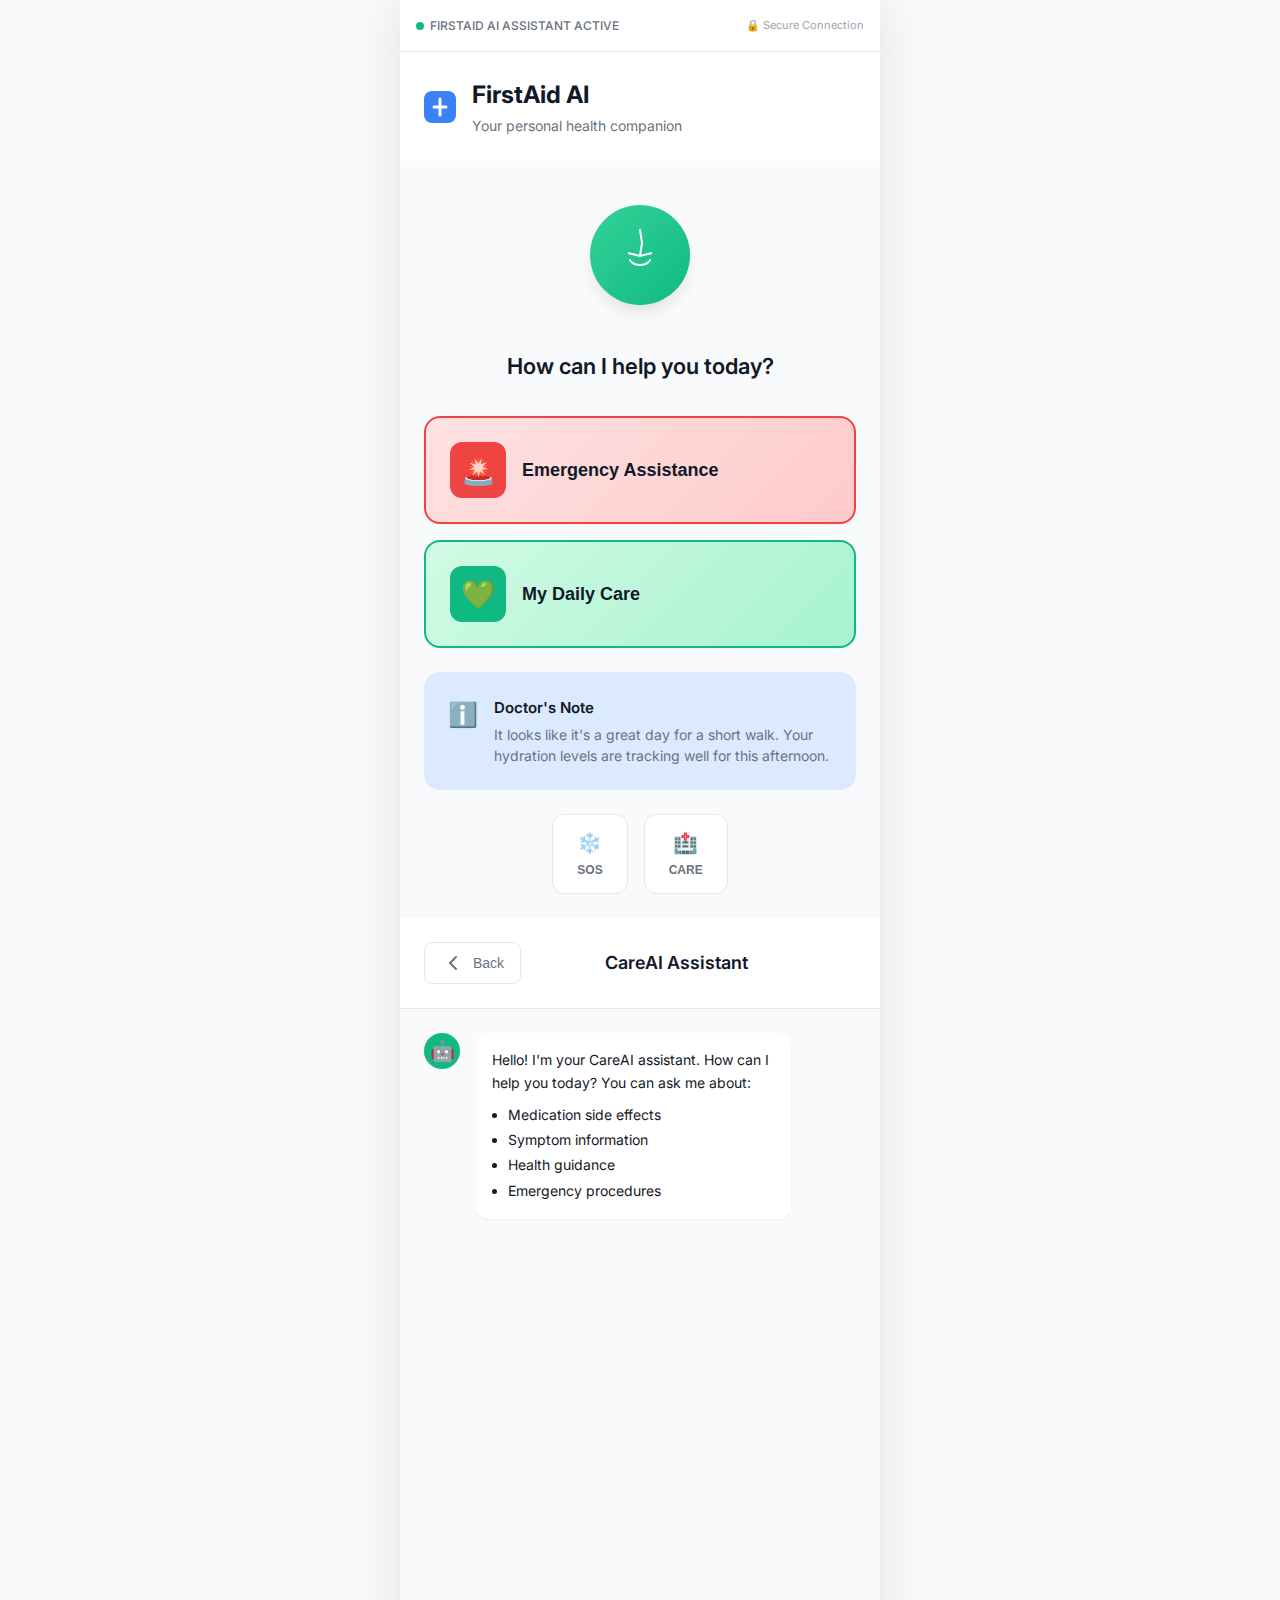
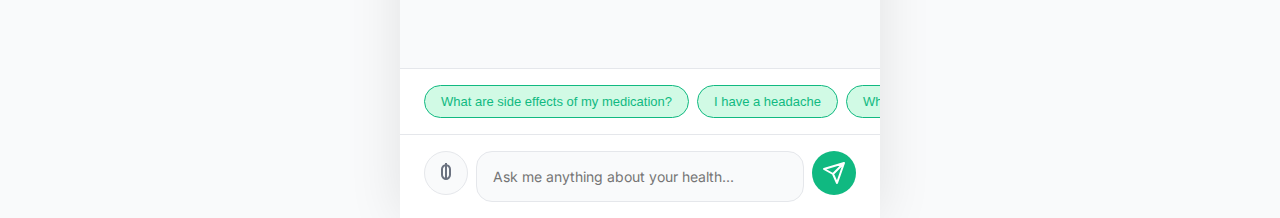
<file: index.html>
<!DOCTYPE html>
<html lang="en">
<head>
    <meta charset="UTF-8">
    <meta name="viewport" content="width=device-width, initial-scale=1.0">
    <title>FirstAid AI - Your Personal Health Companion</title>
    <link rel="stylesheet" href="styles.css">
    <link rel="preconnect" href="https://fonts.googleapis.com">
    <link rel="preconnect" href="https://fonts.gstatic.com" crossorigin>
    <link href="https://fonts.googleapis.com/css2?family=Inter:wght@400;500;600;700&display=swap" rel="stylesheet">
</head>
<body>
    <!-- Main Container -->
    <div id="app" class="app-container">
        
        <!-- Home Screen / Mode Selection -->
        <div id="homeScreen" class="screen active">
            <div class="status-bar">
                <span class="status-indicator">
                    <span class="status-dot active"></span>
                    FIRSTAID AI ASSISTANT ACTIVE
                </span>
                <span class="secure-badge">
                    🔒 Secure Connection
                </span>
            </div>

            <div class="home-header">
                <div class="app-logo">
                    <div class="logo-icon">
                        <svg width="32" height="32" viewBox="0 0 32 32" fill="none">
                            <rect width="32" height="32" rx="8" fill="#3B82F6"/>
                            <path d="M16 8V24M10 16H22" stroke="white" stroke-width="3" stroke-linecap="round"/>
                        </svg>
                    </div>
                    <div>
                        <h1 class="app-title">FirstAid AI</h1>
                        <p class="app-subtitle">Your personal health companion</p>
                    </div>
                </div>
            </div>

            <div class="main-content">
                <div class="welcome-section">
                    <div class="assistant-avatar">
                        <div class="pulse-ring"></div>
                        <div class="pulse-ring delay-1"></div>
                        <div class="avatar-icon">
                            <svg width="60" height="60" viewBox="0 0 60 60" fill="none">
                                <path d="M30 5L32 18L30 31M30 31L18 28L30 31ZM30 31L42 28L30 31Z" stroke="white" stroke-width="2" stroke-linecap="round"/>
                                <path d="M20 35C20 35 22 40 30 40C38 40 40 35 40 35" stroke="white" stroke-width="2" stroke-linecap="round"/>
                            </svg>
                        </div>
                    </div>
                    <h2 class="welcome-text">How can I help you today?</h2>
                </div>

                <div class="mode-buttons">
                    <button class="mode-btn emergency-btn" onclick="navigateTo('emergencyScreen')">
                        <div class="mode-icon emergency-icon">🚨</div>
                        <div class="mode-content">
                            <h3>Emergency Assistance</h3>
                        </div>
                    </button>

                    <button class="mode-btn care-btn" onclick="navigateTo('dashboardScreen')">
                        <div class="mode-icon care-icon">💚</div>
                        <div class="mode-content">
                            <h3>My Daily Care</h3>
                        </div>
                    </button>
                </div>

                <div class="doctor-note">
                    <div class="note-icon">ℹ️</div>
                    <div class="note-content">
                        <h4>Doctor's Note</h4>
                        <p>It looks like it's a great day for a short walk. Your hydration levels are tracking well for this afternoon.</p>
                    </div>
                </div>

                <div class="quick-actions">
                    <button class="quick-action-btn">
                        <span class="action-icon">❄️</span>
                        <span>SOS</span>
                    </button>
                    <button class="quick-action-btn">
                        <span class="action-icon">🏥</span>
                        <span>CARE</span>
                    </button>
                </div>
            </div>
        </div>

        <!-- Emergency Mode Screen -->
        <div id="emergencyScreen" class="screen emergency-screen">
            <div class="emergency-header">
                <button class="back-btn" onclick="navigateTo('homeScreen')">
                    <svg width="24" height="24" viewBox="0 0 24 24" fill="none">
                        <path d="M15 18L9 12L15 6" stroke="currentColor" stroke-width="2" stroke-linecap="round"/>
                    </svg>
                    Back
                </button>
                <h2>Emergency Assistance</h2>
                <button class="call-emergency-btn">
                    <span>📞</span> Call 911
                </button>
            </div>

            <div class="emergency-content">
                <div class="voice-control">
                    <button class="voice-btn" id="voiceBtn">
                        <div class="voice-icon">
                            <svg width="40" height="40" viewBox="0 0 40 40" fill="none">
                                <path d="M20 5V30M20 30C18 30 16 28 16 26V14C16 12 18 10 20 10C22 10 24 12 24 14V26C24 28 22 30 20 30Z" stroke="white" stroke-width="2"/>
                                <path d="M12 22C12 26 15.5 30 20 30C24.5 30 28 26 28 22" stroke="white" stroke-width="2"/>
                                <path d="M20 30V35M16 35H24" stroke="white" stroke-width="2"/>
                            </svg>
                        </div>
                        <div class="voice-pulse"></div>
                    </button>
                    <p class="voice-instruction">Tap to describe the emergency</p>
                    <p class="voice-hint">"Someone is choking" or "Chest pain"</p>
                </div>

                <div class="emergency-categories">
                    <h3>Or select emergency type:</h3>
                    <div class="category-grid">
                        <button class="category-card" onclick="handleEmergency('accident')">
                            <div class="category-icon">🚗</div>
                            <span>Accident</span>
                        </button>
                        <button class="category-card" onclick="handleEmergency('heart')">
                            <div class="category-icon">❤️</div>
                            <span>Heart Problem</span>
                        </button>
                        <button class="category-card" onclick="handleEmergency('bleeding')">
                            <div class="category-icon">🩸</div>
                            <span>Bleeding</span>
                        </button>
                        <button class="category-card" onclick="handleEmergency('stroke')">
                            <div class="category-icon">🧠</div>
                            <span>Stroke</span>
                        </button>
                        <button class="category-card" onclick="handleEmergency('choking')">
                            <div class="category-icon">😮</div>
                            <span>Choking</span>
                        </button>
                        <button class="category-card" onclick="handleEmergency('burn')">
                            <div class="category-icon">🔥</div>
                            <span>Burn</span>
                        </button>
                    </div>
                </div>

                <div id="guidanceSteps" class="guidance-steps hidden">
                    <h3 class="guidance-title">Follow these steps carefully:</h3>
                    <div id="stepsContainer" class="steps-container"></div>
                    <button class="done-btn" onclick="navigateTo('homeScreen')">Done</button>
                </div>
            </div>
        </div>

        <!-- Dashboard Screen -->
        <div id="dashboardScreen" class="screen dashboard-screen">
            <div class="dashboard-header">
                <div class="header-top">
                    <div class="logo-small">
                        <svg width="24" height="24" viewBox="0 0 24 24" fill="none">
                            <rect width="24" height="24" rx="6" fill="#3B82F6"/>
                            <path d="M12 6V18M8 12H16" stroke="white" stroke-width="2" stroke-linecap="round"/>
                        </svg>
                        <span>FirstAid AI</span>
                    </div>
                    <button class="emergency-header-btn" onclick="navigateTo('emergencyScreen')">
                        ❄️ EMERGENCY
                    </button>
                    <div class="user-profile">
                        <div class="avatar">AJ</div>
                        <span>Alex Johnson</span>
                    </div>
                </div>

                <h2 class="greeting">Good Morning, Alex</h2>
                <p class="medication-alert">You have 2 medications due this morning.</p>

                <div class="health-guidance-card">
                    <div class="guidance-icon">💡</div>
                    <div class="guidance-text">
                        <h4>Need health guidance?</h4>
                        <p>Ask CareAI about symptoms or medication side effects.</p>
                    </div>
                    <button class="ask-btn" onclick="navigateTo('aiAssistantScreen')">Ask Now</button>
                </div>
            </div>

            <div class="dashboard-nav">
                <button class="nav-item active">
                    <span class="nav-icon">📊</span>
                    Dashboard
                </button>
                <button class="nav-item" onclick="navigateTo('careReminderScreen')">
                    <span class="nav-icon">🔔</span>
                    Care Reminder
                </button>
                <button class="nav-item" onclick="navigateTo('aiAssistantScreen')">
                    <span class="nav-icon">💬</span>
                    CareAI Chat
                </button>
                <button class="nav-item" onclick="navigateTo('settingsScreen')">
                    <span class="nav-icon">⚙️</span>
                    Settings
                </button>
            </div>

            <div class="dashboard-content">
                <div class="section-header">
                    <h3>
                        <span class="section-icon">💊</span>
                        Medicine Reminders
                    </h3>
                    <button class="view-all-btn">View All Schedule</button>
                </div>

                <div class="reminders-grid" id="medicineReminders">
                    <div class="reminder-card">
                        <div class="reminder-header">
                            <div>
                                <h4>Lisinopril</h4>
                                <p class="reminder-detail">10mg Tablet • Blood Pressure</p>
                            </div>
                            <span class="status-badge due-now">DUE NOW</span>
                        </div>
                        <div class="reminder-time">
                            🕐 8:00 AM
                        </div>
                        <div class="reminder-actions">
                            <button class="action-btn taken-btn">✓ Taken</button>
                            <button class="action-btn snooze-btn">Snooze</button>
                        </div>
                    </div>

                    <div class="reminder-card">
                        <div class="reminder-header">
                            <div>
                                <h4>Vitamin D3</h4>
                                <p class="reminder-detail">2000 IU • Daily Supplement</p>
                            </div>
                            <span class="status-badge upcoming">UPCOMING</span>
                        </div>
                        <div class="reminder-time">
                            🕐 12:00 PM
                        </div>
                        <div class="reminder-actions">
                            <button class="action-btn later-btn">Take Later</button>
                        </div>
                    </div>
                </div>

                <div class="section-header">
                    <h3>
                        <span class="section-icon">📅</span>
                        Appointments
                    </h3>
                </div>

                <div class="appointment-card">
                    <div class="appointment-image">
                        <img src="data:image/svg+xml,%3Csvg width='200' height='120' xmlns='http://www.w3.org/2000/svg'%3E%3Crect width='200' height='120' fill='%236B7280'/%3E%3Ctext x='50%25' y='50%25' text-anchor='middle' fill='white' font-size='14' dy='.3em'%3ENEXT VISIT%3C/text%3E%3Ctext x='50%25' y='70%25' text-anchor='middle' fill='white' font-size='18' font-weight='bold' dy='.3em'%3EDr. Smith%3C/text%3E%3C/svg%3E" alt="Next Visit">
                    </div>
                    <div class="appointment-details">
                        <div class="appointment-icon">🏥</div>
                        <div class="appointment-info">
                            <h4>General Checkup</h4>
                            <p>Regular physical examination</p>
                        </div>
                    </div>
                    <div class="appointment-meta">
                        <div class="meta-item">
                            <span class="meta-icon">📅</span>
                            <span>Thursday, Oct 24th</span>
                        </div>
                        <div class="meta-item">
                            <span class="meta-icon">🕐</span>
                            <span>2:30 PM (45 mins)</span>
                        </div>
                        <div class="meta-item">
                            <span class="meta-icon">📍</span>
                            <span>City Medical Center, Suite 402</span>
                        </div>
                    </div>
                    <div class="appointment-actions">
                        <button class="direction-btn">Get Directions</button>
                        <button class="reschedule-btn">Reschedule</button>
                    </div>
                </div>

                <div class="daily-goal-card">
                    <div class="goal-header">
                        <h3>Daily Goal</h3>
                        <span class="goal-icon">🚶</span>
                    </div>
                    <div class="goal-progress">
                        <div class="progress-label">
                            <span>Steps</span>
                            <span class="progress-value">6,400 / 8,000</span>
                        </div>
                        <div class="progress-bar">
                            <div class="progress-fill" style="width: 80%"></div>
                        </div>
                    </div>
                    <p class="goal-encouragement">You're almost there! Just a short walk away.</p>
                </div>
            </div>

            <button class="fab" onclick="navigateTo('addReminderScreen')">
                <svg width="24" height="24" viewBox="0 0 24 24" fill="none">
                    <path d="M12 5V19M5 12H19" stroke="white" stroke-width="2" stroke-linecap="round"/>
                </svg>
            </button>
        </div>

        <!-- Add Reminder Screen -->
        <div id="addReminderScreen" class="screen add-reminder-screen">
            <div class="screen-header">
                <button class="back-btn" onclick="navigateTo('dashboardScreen')">
                    <svg width="24" height="24" viewBox="0 0 24 24" fill="none">
                        <path d="M15 18L9 12L15 6" stroke="currentColor" stroke-width="2" stroke-linecap="round"/>
                    </svg>
                    Back
                </button>
                <h2>Add Care Reminder</h2>
            </div>

            <div class="add-reminder-content">
                <div class="voice-input-section">
                    <button class="voice-input-btn" id="reminderVoiceBtn">
                        <div class="mic-icon">
                            <svg width="32" height="32" viewBox="0 0 32 32" fill="none">
                                <path d="M16 4V24M16 24C14 24 12 22 12 20V12C12 10 14 8 16 8C18 8 20 10 20 12V20C20 22 18 24 16 24Z" stroke="white" stroke-width="2"/>
                            </svg>
                        </div>
                    </button>
                    <p class="voice-label">Tap to speak</p>
                    <p class="voice-example">"Remind me to take Aspirin at 8 AM daily"</p>
                </div>

                <div class="reminder-type-tabs">
                    <button class="type-tab active" data-type="medicine">
                        <span class="tab-icon">💊</span>
                        Medicine
                    </button>
                    <button class="type-tab" data-type="appointment">
                        <span class="tab-icon">📅</span>
                        Appointment
                    </button>
                </div>

                <form class="reminder-form" id="reminderForm">
                    <div class="form-group">
                        <label>REMINDER NAME</label>
                        <input type="text" placeholder="e.g. Aspirin 100mg" class="form-input">
                    </div>

                    <div class="form-row">
                        <div class="form-group">
                            <label>WHAT TIME?</label>
                            <div class="time-input-wrapper">
                                <input type="time" value="08:00" class="form-input time-input">
                                <span class="time-icon">🕐</span>
                            </div>
                        </div>

                        <div class="form-group">
                            <label>REPEAT</label>
                            <select class="form-input select-input">
                                <option>Daily</option>
                                <option>Every Other Day</option>
                                <option>Weekly</option>
                                <option>Monthly</option>
                                <option>Custom</option>
                            </select>
                        </div>
                    </div>

                    <div class="form-group">
                        <label>SELECT DATES</label>
                        <button type="button" class="calendar-btn" onclick="openCalendar()">
                            <span class="calendar-icon">📅</span>
                            <span>Choose multiple dates</span>
                        </button>
                        <div id="selectedDates" class="selected-dates"></div>
                    </div>

                    <div class="form-group">
                        <label>NOTIFICATION TONE</label>
                        <select class="form-input select-input">
                            <option>Gentle Chime</option>
                            <option>Classic Bell</option>
                            <option>Soft Melody</option>
                            <option>Urgent Alert</option>
                        </select>
                    </div>

                    <div class="ai-insight">
                        <div class="insight-icon">✨</div>
                        <div class="insight-content">
                            <h4>AI Insight</h4>
                            <p>I'll remind you to take this with food, as Aspirin can sometimes cause stomach sensitivity.</p>
                        </div>
                    </div>

                    <button type="submit" class="save-reminder-btn">
                        <span>✓</span> Save Reminder
                    </button>
                </form>

                <div class="medicine-meta">
                    <div class="meta-card">
                        <div class="meta-icon">📦</div>
                        <div class="meta-info">
                            <p class="meta-label">INVENTORY</p>
                            <p class="meta-value">14 doses remaining</p>
                        </div>
                    </div>
                    <div class="meta-card">
                        <div class="meta-icon">👨‍⚕️</div>
                        <div class="meta-info">
                            <p class="meta-label">LINKED TO</p>
                            <p class="meta-value">Dr. Miller (Cardiology)</p>
                        </div>
                    </div>
                </div>

                <p class="help-text">Need help? Try saying "Help me add a medicine"</p>
            </div>
        </div>

        <!-- Care Reminder Screen -->
        <div id="careReminderScreen" class="screen care-reminder-screen">
            <div class="screen-header">
                <button class="back-btn" onclick="navigateTo('dashboardScreen')">
                    <svg width="24" height="24" viewBox="0 0 24 24" fill="none">
                        <path d="M15 18L9 12L15 6" stroke="currentColor" stroke-width="2" stroke-linecap="round"/>
                    </svg>
                    Back
                </button>
                <h2>Care Reminders</h2>
            </div>

            <div class="care-reminder-content">
                <div class="reminder-filters">
                    <button class="filter-btn active">All</button>
                    <button class="filter-btn">Today</button>
                    <button class="filter-btn">Upcoming</button>
                    <button class="filter-btn">Completed</button>
                </div>

                <div class="reminder-list">
                    <div class="list-group">
                        <h3 class="list-group-title">Today's Reminders</h3>
                        <div class="reminder-item">
                            <div class="reminder-check">
                                <input type="checkbox" id="med1">
                                <label for="med1"></label>
                            </div>
                            <div class="reminder-content">
                                <h4>Lisinopril 10mg</h4>
                                <p>8:00 AM • Blood Pressure</p>
                            </div>
                            <button class="edit-btn">✏️</button>
                        </div>
                        <div class="reminder-item">
                            <div class="reminder-check">
                                <input type="checkbox" id="med2">
                                <label for="med2"></label>
                            </div>
                            <div class="reminder-content">
                                <h4>Vitamin D3 2000 IU</h4>
                                <p>12:00 PM • Daily Supplement</p>
                            </div>
                            <button class="edit-btn">✏️</button>
                        </div>
                    </div>

                    <div class="list-group">
                        <h3 class="list-group-title">Upcoming This Week</h3>
                        <div class="reminder-item">
                            <div class="reminder-check">
                                <input type="checkbox" id="app1">
                                <label for="app1"></label>
                            </div>
                            <div class="reminder-content">
                                <h4>General Checkup - Dr. Smith</h4>
                                <p>Thursday, Oct 24 • 2:30 PM</p>
                            </div>
                            <button class="edit-btn">✏️</button>
                        </div>
                    </div>
                </div>
            </div>

            <button class="fab" onclick="navigateTo('addReminderScreen')">
                <svg width="24" height="24" viewBox="0 0 24 24" fill="none">
                    <path d="M12 5V19M5 12H19" stroke="white" stroke-width="2" stroke-linecap="round"/>
                </svg>
            </button>
        </div>

        <!-- AI Assistant Screen -->
        <div id="aiAssistantScreen" class="screen ai-assistant-screen">
            <div class="screen-header">
                <button class="back-btn" onclick="navigateTo('dashboardScreen')">
                    <svg width="24" height="24" viewBox="0 0 24 24" fill="none">
                        <path d="M15 18L9 12L15 6" stroke="currentColor" stroke-width="2" stroke-linecap="round"/>
                    </svg>
                    Back
                </button>
                <h2>CareAI Assistant</h2>
            </div>

            <div class="chat-container">
                <div class="chat-messages" id="chatMessages">
                    <div class="message ai-message">
                        <div class="message-avatar">🤖</div>
                        <div class="message-bubble">
                            <p>Hello! I'm your CareAI assistant. How can I help you today? You can ask me about:</p>
                            <ul>
                                <li>Medication side effects</li>
                                <li>Symptom information</li>
                                <li>Health guidance</li>
                                <li>Emergency procedures</li>
                            </ul>
                        </div>
                    </div>
                </div>

                <div class="suggested-questions">
                    <button class="suggestion-chip" onclick="sendMessage('What are the side effects of Lisinopril?')">
                        What are side effects of my medication?
                    </button>
                    <button class="suggestion-chip" onclick="sendMessage('I have a headache, what should I do?')">
                        I have a headache
                    </button>
                    <button class="suggestion-chip" onclick="sendMessage('When should I call 911?')">
                        When should I call 911?
                    </button>
                </div>

                <div class="chat-input-container">
                    <button class="voice-chat-btn" id="voiceChatBtn">
                        <svg width="24" height="24" viewBox="0 0 24 24" fill="none">
                            <path d="M12 2V18M12 18C10 18 8 16 8 14V8C8 6 10 4 12 4C14 4 16 6 16 8V14C16 16 14 18 12 18Z" stroke="currentColor" stroke-width="2"/>
                        </svg>
                    </button>
                    <input type="text" class="chat-input" id="chatInput" placeholder="Ask me anything about your health...">
                    <button class="send-btn" id="sendBtn">
                        <svg width="24" height="24" viewBox="0 0 24 24" fill="none">
                            <path d="M22 2L11 13M22 2L15 22L11 13M22 2L2 8L11 13" stroke="currentColor" stroke-width="2" stroke-linecap="round" stroke-linejoin="round"/>
                        </svg>
                    </button>
                </div>
            </div>
        </div>

        <!-- Settings Screen -->
        <div id="settingsScreen" class="screen settings-screen">
            <div class="screen-header">
                <button class="back-btn" onclick="navigateTo('dashboardScreen')">
                    <svg width="24" height="24" viewBox="0 0 24 24" fill="none">
                        <path d="M15 18L9 12L15 6" stroke="currentColor" stroke-width="2" stroke-linecap="round"/>
                    </svg>
                    Back
                </button>
                <h2>Settings</h2>
            </div>

            <div class="settings-content">
                <div class="settings-group">
                    <h3>Profile</h3>
                    <div class="setting-item">
                        <div class="setting-info">
                            <div class="setting-icon">👤</div>
                            <div>
                                <h4>Personal Information</h4>
                                <p>Name, age, medical history</p>
                            </div>
                        </div>
                        <button class="arrow-btn">›</button>
                    </div>
                    <div class="setting-item">
                        <div class="setting-info">
                            <div class="setting-icon">🏥</div>
                            <div>
                                <h4>Medical Records</h4>
                                <p>View and manage records</p>
                            </div>
                        </div>
                        <button class="arrow-btn">›</button>
                    </div>
                </div>

                <div class="settings-group">
                    <h3>Notifications</h3>
                    <div class="setting-item">
                        <div class="setting-info">
                            <div class="setting-icon">🔔</div>
                            <div>
                                <h4>Medication Reminders</h4>
                                <p>Enabled</p>
                            </div>
                        </div>
                        <label class="toggle-switch">
                            <input type="checkbox" checked>
                            <span class="toggle-slider"></span>
                        </label>
                    </div>
                    <div class="setting-item">
                        <div class="setting-info">
                            <div class="setting-icon">📅</div>
                            <div>
                                <h4>Appointment Reminders</h4>
                                <p>Enabled</p>
                            </div>
                        </div>
                        <label class="toggle-switch">
                            <input type="checkbox" checked>
                            <span class="toggle-slider"></span>
                        </label>
                    </div>
                    <div class="setting-item">
                        <div class="setting-info">
                            <div class="setting-icon">🔊</div>
                            <div>
                                <h4>Sound & Vibration</h4>
                                <p>Customize notification sounds</p>
                            </div>
                        </div>
                        <button class="arrow-btn">›</button>
                    </div>
                </div>

                <div class="settings-group">
                    <h3>Emergency</h3>
                    <div class="setting-item">
                        <div class="setting-info">
                            <div class="setting-icon">📞</div>
                            <div>
                                <h4>Emergency Contacts</h4>
                                <p>Add family and friends</p>
                            </div>
                        </div>
                        <button class="arrow-btn">›</button>
                    </div>
                    <div class="setting-item">
                        <div class="setting-info">
                            <div class="setting-icon">📍</div>
                            <div>
                                <h4>Location Services</h4>
                                <p>For emergency assistance</p>
                            </div>
                        </div>
                        <label class="toggle-switch">
                            <input type="checkbox" checked>
                            <span class="toggle-slider"></span>
                        </label>
                    </div>
                </div>

                <div class="settings-group">
                    <h3>Accessibility</h3>
                    <div class="setting-item">
                        <div class="setting-info">
                            <div class="setting-icon">🗣️</div>
                            <div>
                                <h4>Voice Commands</h4>
                                <p>Control app with voice</p>
                            </div>
                        </div>
                        <label class="toggle-switch">
                            <input type="checkbox" checked>
                            <span class="toggle-slider"></span>
                        </label>
                    </div>
                    <div class="setting-item">
                        <div class="setting-info">
                            <div class="setting-icon">🔤</div>
                            <div>
                                <h4>Text Size</h4>
                                <p>Large</p>
                            </div>
                        </div>
                        <button class="arrow-btn">›</button>
                    </div>
                </div>

                <div class="settings-group">
                    <h3>About</h3>
                    <div class="setting-item">
                        <div class="setting-info">
                            <div class="setting-icon">ℹ️</div>
                            <div>
                                <h4>Version</h4>
                                <p>FirstAid AI v1.0.0</p>
                            </div>
                        </div>
                    </div>
                    <div class="setting-item">
                        <div class="setting-info">
                            <div class="setting-icon">📄</div>
                            <div>
                                <h4>Privacy Policy</h4>
                            </div>
                        </div>
                        <button class="arrow-btn">›</button>
                    </div>
                    <div class="setting-item">
                        <div class="setting-info">
                            <div class="setting-icon">📋</div>
                            <div>
                                <h4>Terms of Service</h4>
                            </div>
                        </div>
                        <button class="arrow-btn">›</button>
                    </div>
                </div>

                <button class="logout-btn">
                    <span>🚪</span> Logout
                </button>
            </div>
        </div>

        <!-- Calendar Modal -->
        <div id="calendarModal" class="modal">
            <div class="modal-content calendar-modal-content">
                <div class="modal-header">
                    <h3>Select Dates</h3>
                    <button class="close-modal" onclick="closeCalendar()">×</button>
                </div>
                <div class="calendar" id="calendar"></div>
                <div class="modal-actions">
                    <button class="cancel-btn" onclick="closeCalendar()">Cancel</button>
                    <button class="confirm-btn" onclick="confirmDates()">Confirm Dates</button>
                </div>
            </div>
        </div>

    </div>

    <script src="script.js"></script>
</body>
</html>
</file>
<file: styles.css>
/* Reset and Base Styles */
* {
    margin: 0;
    padding: 0;
    box-sizing: border-box;
}

:root {
    /* Colors */
    --primary-blue: #3B82F6;
    --primary-green: #10B981;
    --emergency-red: #EF4444;
    --warning-orange: #F59E0B;
    
    --bg-primary: #FFFFFF;
    --bg-secondary: #F9FAFB;
    --bg-light-green: #D1FAE5;
    --bg-light-blue: #DBEAFE;
    --bg-light-red: #FEE2E2;
    
    --text-primary: #111827;
    --text-secondary: #6B7280;
    --text-light: #9CA3AF;
    
    --border-color: #E5E7EB;
    --shadow-sm: 0 1px 2px 0 rgba(0, 0, 0, 0.05);
    --shadow-md: 0 4px 6px -1px rgba(0, 0, 0, 0.1);
    --shadow-lg: 0 10px 15px -3px rgba(0, 0, 0, 0.1);
    --shadow-xl: 0 20px 25px -5px rgba(0, 0, 0, 0.1);
    
    /* Spacing */
    --spacing-xs: 4px;
    --spacing-sm: 8px;
    --spacing-md: 16px;
    --spacing-lg: 24px;
    --spacing-xl: 32px;
    
    /* Border Radius */
    --radius-sm: 8px;
    --radius-md: 12px;
    --radius-lg: 16px;
    --radius-xl: 24px;
    --radius-full: 9999px;
    
    /* Typography */
    --font-family: 'Inter', -apple-system, BlinkMacSystemFont, 'Segoe UI', Roboto, sans-serif;
}

body {
    font-family: var(--font-family);
    background: var(--bg-secondary);
    color: var(--text-primary);
    line-height: 1.6;
    -webkit-font-smoothing: antialiased;
    -moz-osx-font-smoothing: grayscale;
}

/* App Container */
.app-container {
    max-width: 480px;
    margin: 0 auto;
    background: var(--bg-primary);
    min-height: 100vh;
    position: relative;
    box-shadow: 0 0 50px rgba(0, 0, 0, 0.1);
}

/* Screen Management */
.screen {
    display: none;
    min-height: 100vh;
    background: var(--bg-secondary);
}

.screen.active {
    display: block;
}

/* Status Bar */
.status-bar {
    display: flex;
    justify-content: space-between;
    align-items: center;
    padding: var(--spacing-md);
    background: var(--bg-primary);
    border-bottom: 1px solid var(--border-color);
    font-size: 12px;
}

.status-indicator {
    display: flex;
    align-items: center;
    gap: 6px;
    color: var(--text-secondary);
    font-weight: 500;
}

.status-dot {
    width: 8px;
    height: 8px;
    border-radius: 50%;
    background: var(--text-light);
}

.status-dot.active {
    background: var(--primary-green);
    animation: pulse 2s infinite;
}

@keyframes pulse {
    0%, 100% { opacity: 1; }
    50% { opacity: 0.5; }
}

.secure-badge {
    color: var(--text-light);
    font-size: 11px;
}

/* Home Screen */
.home-header {
    padding: var(--spacing-lg);
    background: var(--bg-primary);
}

.app-logo {
    display: flex;
    align-items: center;
    gap: var(--spacing-md);
}

.logo-icon {
    display: flex;
    align-items: center;
    justify-content: center;
}

.app-title {
    font-size: 24px;
    font-weight: 700;
    color: var(--text-primary);
}

.app-subtitle {
    font-size: 14px;
    color: var(--text-secondary);
}

/* Main Content */
.main-content {
    padding: var(--spacing-lg);
}

.welcome-section {
    text-align: center;
    margin-bottom: var(--spacing-xl);
}

.assistant-avatar {
    position: relative;
    width: 140px;
    height: 140px;
    margin: 0 auto var(--spacing-lg);
}

.pulse-ring {
    position: absolute;
    top: 0;
    left: 0;
    width: 100%;
    height: 100%;
    border: 2px solid var(--primary-green);
    border-radius: 50%;
    animation: pulse-ring 2s cubic-bezier(0.215, 0.61, 0.355, 1) infinite;
    opacity: 0;
}

.pulse-ring.delay-1 {
    animation-delay: 0.5s;
}

@keyframes pulse-ring {
    0% {
        transform: scale(0.8);
        opacity: 1;
    }
    100% {
        transform: scale(1.2);
        opacity: 0;
    }
}

.avatar-icon {
    position: absolute;
    top: 50%;
    left: 50%;
    transform: translate(-50%, -50%);
    width: 100px;
    height: 100px;
    background: linear-gradient(135deg, #34D399 0%, #10B981 100%);
    border-radius: 50%;
    display: flex;
    align-items: center;
    justify-content: center;
    box-shadow: var(--shadow-lg);
}

.welcome-text {
    font-size: 22px;
    font-weight: 600;
    color: var(--text-primary);
}

/* Mode Buttons */
.mode-buttons {
    display: flex;
    flex-direction: column;
    gap: var(--spacing-md);
    margin-bottom: var(--spacing-lg);
}

.mode-btn {
    display: flex;
    align-items: center;
    gap: var(--spacing-md);
    padding: var(--spacing-lg);
    background: var(--bg-primary);
    border: 2px solid var(--border-color);
    border-radius: var(--radius-lg);
    cursor: pointer;
    transition: all 0.3s ease;
    box-shadow: var(--shadow-sm);
}

.mode-btn:hover {
    transform: translateY(-2px);
    box-shadow: var(--shadow-md);
}

.mode-btn:active {
    transform: translateY(0);
}

.emergency-btn {
    border-color: var(--emergency-red);
    background: linear-gradient(135deg, #FEE2E2 0%, #FECACA 100%);
}

.emergency-btn .mode-icon {
    background: var(--emergency-red);
}

.care-btn {
    border-color: var(--primary-green);
    background: linear-gradient(135deg, #D1FAE5 0%, #A7F3D0 100%);
}

.care-btn .mode-icon {
    background: var(--primary-green);
}

.mode-icon {
    width: 56px;
    height: 56px;
    border-radius: var(--radius-md);
    display: flex;
    align-items: center;
    justify-content: center;
    font-size: 28px;
    flex-shrink: 0;
}

.mode-content h3 {
    font-size: 18px;
    font-weight: 600;
    color: var(--text-primary);
}

/* Doctor Note */
.doctor-note {
    display: flex;
    gap: var(--spacing-md);
    padding: var(--spacing-lg);
    background: var(--bg-light-blue);
    border-radius: var(--radius-lg);
    margin-bottom: var(--spacing-lg);
}

.note-icon {
    font-size: 24px;
    flex-shrink: 0;
}

.note-content h4 {
    font-size: 15px;
    font-weight: 600;
    margin-bottom: var(--spacing-xs);
    color: var(--text-primary);
}

.note-content p {
    font-size: 14px;
    color: var(--text-secondary);
    line-height: 1.5;
}

/* Quick Actions */
.quick-actions {
    display: flex;
    gap: var(--spacing-md);
    justify-content: center;
}

.quick-action-btn {
    display: flex;
    flex-direction: column;
    align-items: center;
    gap: var(--spacing-sm);
    padding: var(--spacing-md) var(--spacing-lg);
    background: var(--bg-primary);
    border: 1px solid var(--border-color);
    border-radius: var(--radius-md);
    cursor: pointer;
    transition: all 0.2s;
    font-size: 12px;
    font-weight: 600;
    color: var(--text-secondary);
}

.quick-action-btn:hover {
    background: var(--bg-secondary);
}

.action-icon {
    font-size: 20px;
}

/* Emergency Screen */
.emergency-screen {
    background: linear-gradient(180deg, #FEE2E2 0%, #FECACA 50%, var(--bg-secondary) 100%);
}

.emergency-header {
    display: flex;
    justify-content: space-between;
    align-items: center;
    padding: var(--spacing-lg);
    background: var(--bg-primary);
    border-bottom: 2px solid var(--emergency-red);
}

.back-btn {
    display: flex;
    align-items: center;
    gap: var(--spacing-sm);
    padding: var(--spacing-sm) var(--spacing-md);
    background: transparent;
    border: 1px solid var(--border-color);
    border-radius: var(--radius-sm);
    cursor: pointer;
    font-size: 14px;
    font-weight: 500;
    color: var(--text-secondary);
    transition: all 0.2s;
}

.back-btn:hover {
    background: var(--bg-secondary);
}

.call-emergency-btn {
    display: flex;
    align-items: center;
    gap: var(--spacing-sm);
    padding: var(--spacing-sm) var(--spacing-md);
    background: var(--emergency-red);
    border: none;
    border-radius: var(--radius-sm);
    color: white;
    font-weight: 600;
    cursor: pointer;
    animation: emergency-pulse 1.5s infinite;
}

@keyframes emergency-pulse {
    0%, 100% { transform: scale(1); }
    50% { transform: scale(1.05); }
}

.emergency-content {
    padding: var(--spacing-xl);
}

/* Voice Control */
.voice-control {
    text-align: center;
    margin-bottom: var(--spacing-xl);
}

.voice-btn {
    position: relative;
    width: 140px;
    height: 140px;
    background: linear-gradient(135deg, #10B981 0%, #059669 100%);
    border: none;
    border-radius: 50%;
    cursor: pointer;
    margin: 0 auto var(--spacing-lg);
    display: flex;
    align-items: center;
    justify-content: center;
    box-shadow: var(--shadow-xl);
    transition: all 0.3s ease;
}

.voice-btn:hover {
    transform: scale(1.05);
}

.voice-btn:active {
    transform: scale(0.95);
}

.voice-pulse {
    position: absolute;
    top: -10px;
    left: -10px;
    right: -10px;
    bottom: -10px;
    border: 3px solid var(--primary-green);
    border-radius: 50%;
    animation: pulse-ring 2s infinite;
    opacity: 0;
}

.voice-instruction {
    font-size: 18px;
    font-weight: 600;
    color: var(--text-primary);
    margin-bottom: var(--spacing-sm);
}

.voice-hint {
    font-size: 14px;
    color: var(--text-secondary);
}

/* Emergency Categories */
.emergency-categories {
    margin-bottom: var(--spacing-xl);
}

.emergency-categories h3 {
    font-size: 16px;
    font-weight: 600;
    margin-bottom: var(--spacing-md);
    color: var(--text-primary);
}

.category-grid {
    display: grid;
    grid-template-columns: repeat(2, 1fr);
    gap: var(--spacing-md);
}

.category-card {
    display: flex;
    flex-direction: column;
    align-items: center;
    gap: var(--spacing-sm);
    padding: var(--spacing-lg);
    background: var(--bg-primary);
    border: 2px solid var(--border-color);
    border-radius: var(--radius-lg);
    cursor: pointer;
    transition: all 0.2s;
    box-shadow: var(--shadow-sm);
}

.category-card:hover {
    transform: translateY(-4px);
    box-shadow: var(--shadow-md);
    border-color: var(--emergency-red);
}

.category-icon {
    font-size: 36px;
}

.category-card span {
    font-size: 14px;
    font-weight: 600;
    color: var(--text-primary);
    text-align: center;
}

/* Guidance Steps */
.guidance-steps {
    background: var(--bg-primary);
    border-radius: var(--radius-lg);
    padding: var(--spacing-lg);
    box-shadow: var(--shadow-lg);
}

.guidance-steps.hidden {
    display: none;
}

.guidance-title {
    font-size: 18px;
    font-weight: 600;
    margin-bottom: var(--spacing-lg);
    color: var(--emergency-red);
}

.steps-container {
    display: flex;
    flex-direction: column;
    gap: var(--spacing-md);
    margin-bottom: var(--spacing-lg);
}

.step-card {
    display: flex;
    gap: var(--spacing-md);
    padding: var(--spacing-lg);
    background: var(--bg-secondary);
    border-radius: var(--radius-md);
    border-left: 4px solid var(--primary-green);
}

.step-number {
    width: 32px;
    height: 32px;
    background: var(--primary-green);
    color: white;
    border-radius: 50%;
    display: flex;
    align-items: center;
    justify-content: center;
    font-weight: 700;
    flex-shrink: 0;
}

.step-content h4 {
    font-size: 16px;
    font-weight: 600;
    margin-bottom: var(--spacing-sm);
    color: var(--text-primary);
}

.step-content p {
    font-size: 14px;
    color: var(--text-secondary);
    line-height: 1.6;
}

.done-btn {
    width: 100%;
    padding: var(--spacing-md);
    background: var(--primary-green);
    border: none;
    border-radius: var(--radius-md);
    color: white;
    font-size: 16px;
    font-weight: 600;
    cursor: pointer;
    transition: all 0.2s;
}

.done-btn:hover {
    background: #059669;
}

/* Dashboard Screen */
.dashboard-screen {
    background: var(--bg-secondary);
}

.dashboard-header {
    background: var(--bg-primary);
    padding: var(--spacing-lg);
    border-bottom: 1px solid var(--border-color);
}

.header-top {
    display: flex;
    justify-content: space-between;
    align-items: center;
    margin-bottom: var(--spacing-lg);
}

.logo-small {
    display: flex;
    align-items: center;
    gap: var(--spacing-sm);
    font-size: 14px;
    font-weight: 600;
    color: var(--text-primary);
}

.emergency-header-btn {
    padding: var(--spacing-sm) var(--spacing-md);
    background: var(--emergency-red);
    border: none;
    border-radius: var(--radius-sm);
    color: white;
    font-size: 12px;
    font-weight: 700;
    cursor: pointer;
}

.user-profile {
    display: flex;
    align-items: center;
    gap: var(--spacing-sm);
    font-size: 14px;
    color: var(--text-secondary);
}

.avatar {
    width: 32px;
    height: 32px;
    background: var(--primary-blue);
    color: white;
    border-radius: 50%;
    display: flex;
    align-items: center;
    justify-content: center;
    font-weight: 600;
    font-size: 12px;
}

.greeting {
    font-size: 24px;
    font-weight: 700;
    margin-bottom: var(--spacing-xs);
    color: var(--text-primary);
}

.medication-alert {
    font-size: 14px;
    color: var(--text-secondary);
    margin-bottom: var(--spacing-md);
}

/* Health Guidance Card */
.health-guidance-card {
    display: flex;
    align-items: center;
    gap: var(--spacing-md);
    padding: var(--spacing-md);
    background: var(--bg-light-green);
    border-radius: var(--radius-md);
    margin-bottom: var(--spacing-md);
}

.guidance-icon {
    font-size: 24px;
    flex-shrink: 0;
}

.guidance-text {
    flex: 1;
}

.guidance-text h4 {
    font-size: 14px;
    font-weight: 600;
    margin-bottom: 2px;
    color: var(--text-primary);
}

.guidance-text p {
    font-size: 12px;
    color: var(--text-secondary);
}

.ask-btn {
    padding: var(--spacing-sm) var(--spacing-md);
    background: var(--primary-green);
    border: none;
    border-radius: var(--radius-sm);
    color: white;
    font-size: 14px;
    font-weight: 600;
    cursor: pointer;
    white-space: nowrap;
}

/* Dashboard Navigation */
.dashboard-nav {
    display: flex;
    background: var(--bg-primary);
    border-bottom: 1px solid var(--border-color);
    overflow-x: auto;
    -webkit-overflow-scrolling: touch;
}

.nav-item {
    flex: 1;
    display: flex;
    flex-direction: column;
    align-items: center;
    gap: 4px;
    padding: var(--spacing-md);
    background: transparent;
    border: none;
    border-bottom: 3px solid transparent;
    cursor: pointer;
    font-size: 12px;
    font-weight: 500;
    color: var(--text-secondary);
    transition: all 0.2s;
    white-space: nowrap;
}

.nav-item:hover {
    color: var(--primary-green);
}

.nav-item.active {
    color: var(--primary-green);
    border-bottom-color: var(--primary-green);
    background: var(--bg-light-green);
}

.nav-icon {
    font-size: 20px;
}

/* Dashboard Content */
.dashboard-content {
    padding: var(--spacing-lg);
}

.section-header {
    display: flex;
    justify-content: space-between;
    align-items: center;
    margin-bottom: var(--spacing-md);
}

.section-header h3 {
    display: flex;
    align-items: center;
    gap: var(--spacing-sm);
    font-size: 18px;
    font-weight: 700;
    color: var(--text-primary);
}

.section-icon {
    font-size: 20px;
}

.view-all-btn {
    padding: var(--spacing-sm) var(--spacing-md);
    background: transparent;
    border: 1px solid var(--border-color);
    border-radius: var(--radius-sm);
    color: var(--primary-green);
    font-size: 12px;
    font-weight: 600;
    cursor: pointer;
}

/* Reminder Cards */
.reminders-grid {
    display: flex;
    flex-direction: column;
    gap: var(--spacing-md);
    margin-bottom: var(--spacing-xl);
}

.reminder-card {
    padding: var(--spacing-lg);
    background: var(--bg-primary);
    border-radius: var(--radius-lg);
    box-shadow: var(--shadow-sm);
}

.reminder-header {
    display: flex;
    justify-content: space-between;
    align-items: start;
    margin-bottom: var(--spacing-md);
}

.reminder-header h4 {
    font-size: 16px;
    font-weight: 600;
    margin-bottom: 4px;
    color: var(--text-primary);
}

.reminder-detail {
    font-size: 13px;
    color: var(--text-secondary);
}

.status-badge {
    padding: 4px 12px;
    border-radius: var(--radius-full);
    font-size: 11px;
    font-weight: 700;
    letter-spacing: 0.5px;
}

.status-badge.due-now {
    background: var(--bg-light-red);
    color: var(--emergency-red);
}

.status-badge.upcoming {
    background: var(--bg-light-blue);
    color: var(--primary-blue);
}

.reminder-time {
    display: flex;
    align-items: center;
    gap: var(--spacing-sm);
    font-size: 14px;
    color: var(--text-secondary);
    margin-bottom: var(--spacing-md);
}

.reminder-actions {
    display: flex;
    gap: var(--spacing-sm);
}

.action-btn {
    flex: 1;
    padding: var(--spacing-sm);
    border: 1px solid var(--border-color);
    border-radius: var(--radius-sm);
    font-size: 14px;
    font-weight: 600;
    cursor: pointer;
    transition: all 0.2s;
}

.taken-btn {
    background: var(--primary-green);
    border-color: var(--primary-green);
    color: white;
}

.taken-btn:hover {
    background: #059669;
}

.snooze-btn {
    background: var(--bg-secondary);
    color: var(--text-secondary);
}

.later-btn {
    background: var(--bg-secondary);
    color: var(--text-secondary);
}

/* Appointment Card */
.appointment-card {
    background: var(--bg-primary);
    border-radius: var(--radius-lg);
    box-shadow: var(--shadow-sm);
    overflow: hidden;
    margin-bottom: var(--spacing-xl);
}

.appointment-image {
    width: 100%;
    height: 120px;
    overflow: hidden;
}

.appointment-image img {
    width: 100%;
    height: 100%;
    object-fit: cover;
}

.appointment-details {
    display: flex;
    gap: var(--spacing-md);
    padding: var(--spacing-lg);
    border-bottom: 1px solid var(--border-color);
}

.appointment-icon {
    width: 48px;
    height: 48px;
    background: var(--bg-light-green);
    border-radius: var(--radius-md);
    display: flex;
    align-items: center;
    justify-content: center;
    font-size: 24px;
    flex-shrink: 0;
}

.appointment-info h4 {
    font-size: 16px;
    font-weight: 600;
    margin-bottom: 4px;
    color: var(--text-primary);
}

.appointment-info p {
    font-size: 13px;
    color: var(--text-secondary);
}

.appointment-meta {
    padding: var(--spacing-lg);
    display: flex;
    flex-direction: column;
    gap: var(--spacing-sm);
    border-bottom: 1px solid var(--border-color);
}

.meta-item {
    display: flex;
    align-items: center;
    gap: var(--spacing-sm);
    font-size: 13px;
    color: var(--text-secondary);
}

.meta-icon {
    font-size: 16px;
}

.appointment-actions {
    padding: var(--spacing-lg);
    display: flex;
    gap: var(--spacing-sm);
}

.direction-btn {
    flex: 1;
    padding: var(--spacing-md);
    background: var(--text-primary);
    border: none;
    border-radius: var(--radius-md);
    color: white;
    font-size: 14px;
    font-weight: 600;
    cursor: pointer;
}

.reschedule-btn {
    flex: 1;
    padding: var(--spacing-md);
    background: var(--bg-secondary);
    border: 1px solid var(--border-color);
    border-radius: var(--radius-md);
    color: var(--text-secondary);
    font-size: 14px;
    font-weight: 600;
    cursor: pointer;
}

/* Daily Goal Card */
.daily-goal-card {
    padding: var(--spacing-lg);
    background: linear-gradient(135deg, var(--primary-green) 0%, #059669 100%);
    border-radius: var(--radius-lg);
    color: white;
}

.goal-header {
    display: flex;
    justify-content: space-between;
    align-items: center;
    margin-bottom: var(--spacing-md);
}

.goal-header h3 {
    font-size: 18px;
    font-weight: 700;
}

.goal-icon {
    font-size: 24px;
}

.goal-progress {
    margin-bottom: var(--spacing-md);
}

.progress-label {
    display: flex;
    justify-content: space-between;
    margin-bottom: var(--spacing-sm);
    font-size: 14px;
}

.progress-bar {
    height: 8px;
    background: rgba(255, 255, 255, 0.3);
    border-radius: var(--radius-full);
    overflow: hidden;
}

.progress-fill {
    height: 100%;
    background: white;
    border-radius: var(--radius-full);
    transition: width 0.5s ease;
}

.goal-encouragement {
    font-size: 13px;
    opacity: 0.9;
}

/* FAB */
.fab {
    position: fixed;
    bottom: 24px;
    right: calc((100vw - 480px) / 2 + 24px);
    width: 56px;
    height: 56px;
    background: var(--primary-green);
    border: none;
    border-radius: 50%;
    box-shadow: var(--shadow-xl);
    cursor: pointer;
    display: flex;
    align-items: center;
    justify-content: center;
    transition: all 0.3s ease;
    z-index: 100;
}

@media (max-width: 480px) {
    .fab {
        right: 24px;
    }
}

.fab:hover {
    transform: scale(1.1);
}

.fab:active {
    transform: scale(0.95);
}

/* Add Reminder Screen */
.add-reminder-screen {
    background: var(--bg-secondary);
}

.screen-header {
    display: flex;
    align-items: center;
    gap: var(--spacing-md);
    padding: var(--spacing-lg);
    background: var(--bg-primary);
    border-bottom: 1px solid var(--border-color);
}

.screen-header h2 {
    flex: 1;
    text-align: center;
    font-size: 18px;
    font-weight: 600;
    color: var(--text-primary);
    margin-right: 40px;
}

.add-reminder-content {
    padding: var(--spacing-lg);
}

/* Voice Input Section */
.voice-input-section {
    text-align: center;
    padding: var(--spacing-xl);
    background: var(--bg-primary);
    border-radius: var(--radius-lg);
    margin-bottom: var(--spacing-lg);
}

.voice-input-btn {
    width: 100px;
    height: 100px;
    background: linear-gradient(135deg, var(--primary-green) 0%, #059669 100%);
    border: none;
    border-radius: 50%;
    cursor: pointer;
    margin-bottom: var(--spacing-md);
    box-shadow: var(--shadow-lg);
}

.voice-input-btn:active {
    transform: scale(0.95);
}

.mic-icon {
    display: flex;
    align-items: center;
    justify-content: center;
}

.voice-label {
    font-size: 16px;
    font-weight: 600;
    margin-bottom: var(--spacing-xs);
    color: var(--text-primary);
}

.voice-example {
    font-size: 13px;
    color: var(--text-secondary);
}

/* Reminder Type Tabs */
.reminder-type-tabs {
    display: flex;
    gap: var(--spacing-md);
    margin-bottom: var(--spacing-lg);
}

.type-tab {
    flex: 1;
    display: flex;
    align-items: center;
    justify-content: center;
    gap: var(--spacing-sm);
    padding: var(--spacing-md);
    background: var(--bg-primary);
    border: 2px solid var(--border-color);
    border-radius: var(--radius-md);
    cursor: pointer;
    font-size: 14px;
    font-weight: 600;
    color: var(--text-secondary);
    transition: all 0.2s;
}

.type-tab:hover {
    border-color: var(--primary-green);
}

.type-tab.active {
    background: var(--primary-green);
    border-color: var(--primary-green);
    color: white;
}

.tab-icon {
    font-size: 20px;
}

/* Reminder Form */
.reminder-form {
    display: flex;
    flex-direction: column;
    gap: var(--spacing-lg);
}

.form-group {
    display: flex;
    flex-direction: column;
    gap: var(--spacing-sm);
}

.form-group label {
    font-size: 12px;
    font-weight: 700;
    color: var(--text-secondary);
    letter-spacing: 0.5px;
}

.form-input {
    padding: var(--spacing-md);
    background: var(--bg-primary);
    border: 2px solid var(--border-color);
    border-radius: var(--radius-md);
    font-size: 15px;
    font-family: var(--font-family);
    color: var(--text-primary);
    transition: all 0.2s;
}

.form-input:focus {
    outline: none;
    border-color: var(--primary-green);
}

.form-input::placeholder {
    color: var(--text-light);
}

.form-row {
    display: grid;
    grid-template-columns: 1fr 1fr;
    gap: var(--spacing-md);
}

.time-input-wrapper {
    position: relative;
}

.time-icon {
    position: absolute;
    right: var(--spacing-md);
    top: 50%;
    transform: translateY(-50%);
    font-size: 18px;
    pointer-events: none;
}

.select-input {
    appearance: none;
    background-image: url("data:image/svg+xml,%3Csvg width='12' height='8' viewBox='0 0 12 8' fill='none' xmlns='http://www.w3.org/2000/svg'%3E%3Cpath d='M1 1L6 6L11 1' stroke='%236B7280' stroke-width='2' stroke-linecap='round'/%3E%3C/svg%3E");
    background-repeat: no-repeat;
    background-position: right var(--spacing-md) center;
    padding-right: 40px;
}

/* Calendar Button */
.calendar-btn {
    display: flex;
    align-items: center;
    justify-content: center;
    gap: var(--spacing-sm);
    padding: var(--spacing-md);
    background: var(--bg-primary);
    border: 2px dashed var(--border-color);
    border-radius: var(--radius-md);
    font-size: 14px;
    font-weight: 500;
    color: var(--text-secondary);
    cursor: pointer;
    transition: all 0.2s;
}

.calendar-btn:hover {
    border-color: var(--primary-green);
    color: var(--primary-green);
}

.calendar-icon {
    font-size: 20px;
}

.selected-dates {
    display: flex;
    flex-wrap: wrap;
    gap: var(--spacing-sm);
    margin-top: var(--spacing-sm);
}

.date-chip {
    padding: 4px 12px;
    background: var(--bg-light-green);
    border-radius: var(--radius-full);
    font-size: 12px;
    color: var(--primary-green);
}

/* AI Insight */
.ai-insight {
    display: flex;
    gap: var(--spacing-md);
    padding: var(--spacing-md);
    background: var(--bg-light-green);
    border-radius: var(--radius-md);
}

.insight-icon {
    font-size: 20px;
    flex-shrink: 0;
}

.insight-content h4 {
    font-size: 14px;
    font-weight: 600;
    margin-bottom: 4px;
    color: var(--text-primary);
}

.insight-content p {
    font-size: 13px;
    color: var(--text-secondary);
    line-height: 1.5;
}

/* Save Reminder Button */
.save-reminder-btn {
    display: flex;
    align-items: center;
    justify-content: center;
    gap: var(--spacing-sm);
    padding: var(--spacing-md);
    background: var(--primary-green);
    border: none;
    border-radius: var(--radius-lg);
    color: white;
    font-size: 16px;
    font-weight: 600;
    cursor: pointer;
    transition: all 0.3s;
    box-shadow: var(--shadow-md);
}

.save-reminder-btn:hover {
    background: #059669;
    transform: translateY(-2px);
    box-shadow: var(--shadow-lg);
}

.save-reminder-btn:active {
    transform: translateY(0);
}

/* Medicine Meta */
.medicine-meta {
    display: flex;
    gap: var(--spacing-md);
}

.meta-card {
    flex: 1;
    display: flex;
    gap: var(--spacing-md);
    padding: var(--spacing-md);
    background: var(--bg-primary);
    border-radius: var(--radius-md);
    border: 1px solid var(--border-color);
}

.meta-icon {
    font-size: 32px;
}

.meta-info {
    flex: 1;
}

.meta-label {
    font-size: 10px;
    font-weight: 700;
    color: var(--text-light);
    letter-spacing: 0.5px;
    margin-bottom: 2px;
}

.meta-value {
    font-size: 13px;
    font-weight: 600;
    color: var(--text-primary);
}

.help-text {
    text-align: center;
    font-size: 12px;
    color: var(--text-light);
}

/* Care Reminder Screen */
.care-reminder-content {
    padding: var(--spacing-lg);
}

.reminder-filters {
    display: flex;
    gap: var(--spacing-sm);
    margin-bottom: var(--spacing-lg);
    overflow-x: auto;
    -webkit-overflow-scrolling: touch;
}

.filter-btn {
    padding: var(--spacing-sm) var(--spacing-md);
    background: var(--bg-primary);
    border: 1px solid var(--border-color);
    border-radius: var(--radius-full);
    font-size: 13px;
    font-weight: 600;
    color: var(--text-secondary);
    cursor: pointer;
    white-space: nowrap;
    transition: all 0.2s;
}

.filter-btn:hover {
    border-color: var(--primary-green);
}

.filter-btn.active {
    background: var(--primary-green);
    border-color: var(--primary-green);
    color: white;
}

.reminder-list {
    display: flex;
    flex-direction: column;
    gap: var(--spacing-lg);
}

.list-group {
    display: flex;
    flex-direction: column;
    gap: var(--spacing-md);
}

.list-group-title {
    font-size: 16px;
    font-weight: 700;
    color: var(--text-primary);
}

.reminder-item {
    display: flex;
    align-items: center;
    gap: var(--spacing-md);
    padding: var(--spacing-md);
    background: var(--bg-primary);
    border-radius: var(--radius-md);
    box-shadow: var(--shadow-sm);
}

.reminder-check {
    flex-shrink: 0;
}

.reminder-check input[type="checkbox"] {
    width: 24px;
    height: 24px;
    cursor: pointer;
}

.reminder-content {
    flex: 1;
}

.reminder-content h4 {
    font-size: 15px;
    font-weight: 600;
    margin-bottom: 2px;
    color: var(--text-primary);
}

.reminder-content p {
    font-size: 13px;
    color: var(--text-secondary);
}

.edit-btn {
    width: 36px;
    height: 36px;
    background: var(--bg-secondary);
    border: 1px solid var(--border-color);
    border-radius: var(--radius-sm);
    font-size: 16px;
    cursor: pointer;
    display: flex;
    align-items: center;
    justify-content: center;
}

/* AI Assistant Screen */
.ai-assistant-screen {
    display: flex;
    flex-direction: column;
    height: 100vh;
}

.chat-container {
    flex: 1;
    display: flex;
    flex-direction: column;
    overflow: hidden;
}

.chat-messages {
    flex: 1;
    overflow-y: auto;
    padding: var(--spacing-lg);
    display: flex;
    flex-direction: column;
    gap: var(--spacing-md);
}

.message {
    display: flex;
    gap: var(--spacing-md);
    max-width: 85%;
}

.ai-message {
    align-self: flex-start;
}

.user-message {
    align-self: flex-end;
    flex-direction: row-reverse;
}

.message-avatar {
    width: 36px;
    height: 36px;
    background: var(--primary-green);
    border-radius: 50%;
    display: flex;
    align-items: center;
    justify-content: center;
    font-size: 20px;
    flex-shrink: 0;
}

.user-message .message-avatar {
    background: var(--primary-blue);
}

.message-bubble {
    padding: var(--spacing-md);
    background: var(--bg-primary);
    border-radius: var(--radius-md);
    box-shadow: var(--shadow-sm);
}

.user-message .message-bubble {
    background: var(--primary-green);
    color: white;
}

.message-bubble p {
    font-size: 14px;
    line-height: 1.6;
    margin-bottom: var(--spacing-sm);
}

.message-bubble p:last-child {
    margin-bottom: 0;
}

.message-bubble ul {
    margin-left: var(--spacing-md);
    font-size: 14px;
    line-height: 1.8;
}

/* Suggested Questions */
.suggested-questions {
    padding: var(--spacing-md) var(--spacing-lg);
    display: flex;
    gap: var(--spacing-sm);
    overflow-x: auto;
    -webkit-overflow-scrolling: touch;
    border-top: 1px solid var(--border-color);
    background: var(--bg-primary);
}

.suggestion-chip {
    padding: var(--spacing-sm) var(--spacing-md);
    background: var(--bg-light-green);
    border: 1px solid var(--primary-green);
    border-radius: var(--radius-full);
    font-size: 13px;
    color: var(--primary-green);
    cursor: pointer;
    white-space: nowrap;
    transition: all 0.2s;
}

.suggestion-chip:hover {
    background: var(--primary-green);
    color: white;
}

/* Chat Input */
.chat-input-container {
    display: flex;
    gap: var(--spacing-sm);
    padding: var(--spacing-md) var(--spacing-lg);
    background: var(--bg-primary);
    border-top: 1px solid var(--border-color);
}

.voice-chat-btn {
    width: 44px;
    height: 44px;
    background: var(--bg-secondary);
    border: 1px solid var(--border-color);
    border-radius: 50%;
    cursor: pointer;
    display: flex;
    align-items: center;
    justify-content: center;
    color: var(--text-secondary);
    flex-shrink: 0;
}

.chat-input {
    flex: 1;
    padding: var(--spacing-md);
    background: var(--bg-secondary);
    border: 1px solid var(--border-color);
    border-radius: var(--radius-lg);
    font-size: 14px;
    font-family: var(--font-family);
    color: var(--text-primary);
}

.chat-input:focus {
    outline: none;
    border-color: var(--primary-green);
}

.send-btn {
    width: 44px;
    height: 44px;
    background: var(--primary-green);
    border: none;
    border-radius: 50%;
    cursor: pointer;
    display: flex;
    align-items: center;
    justify-content: center;
    color: white;
    flex-shrink: 0;
}

.send-btn:hover {
    background: #059669;
}

/* Settings Screen */
.settings-content {
    padding: var(--spacing-lg);
}

.settings-group {
    margin-bottom: var(--spacing-xl);
}

.settings-group h3 {
    font-size: 14px;
    font-weight: 700;
    color: var(--text-secondary);
    letter-spacing: 0.5px;
    margin-bottom: var(--spacing-md);
}

.setting-item {
    display: flex;
    align-items: center;
    justify-content: space-between;
    padding: var(--spacing-md);
    background: var(--bg-primary);
    border-radius: var(--radius-md);
    margin-bottom: var(--spacing-sm);
    cursor: pointer;
    transition: all 0.2s;
}

.setting-item:hover {
    background: var(--bg-secondary);
}

.setting-info {
    display: flex;
    align-items: center;
    gap: var(--spacing-md);
    flex: 1;
}

.setting-icon {
    width: 44px;
    height: 44px;
    background: var(--bg-light-green);
    border-radius: var(--radius-md);
    display: flex;
    align-items: center;
    justify-content: center;
    font-size: 22px;
    flex-shrink: 0;
}

.setting-info h4 {
    font-size: 15px;
    font-weight: 600;
    margin-bottom: 2px;
    color: var(--text-primary);
}

.setting-info p {
    font-size: 13px;
    color: var(--text-secondary);
}

.arrow-btn {
    width: 32px;
    height: 32px;
    background: transparent;
    border: none;
    font-size: 24px;
    color: var(--text-light);
    cursor: pointer;
}

/* Toggle Switch */
.toggle-switch {
    position: relative;
    width: 48px;
    height: 28px;
    flex-shrink: 0;
}

.toggle-switch input {
    opacity: 0;
    width: 0;
    height: 0;
}

.toggle-slider {
    position: absolute;
    cursor: pointer;
    top: 0;
    left: 0;
    right: 0;
    bottom: 0;
    background-color: var(--border-color);
    transition: 0.3s;
    border-radius: var(--radius-full);
}

.toggle-slider:before {
    position: absolute;
    content: "";
    height: 20px;
    width: 20px;
    left: 4px;
    bottom: 4px;
    background-color: white;
    transition: 0.3s;
    border-radius: 50%;
}

input:checked + .toggle-slider {
    background-color: var(--primary-green);
}

input:checked + .toggle-slider:before {
    transform: translateX(20px);
}

/* Logout Button */
.logout-btn {
    width: 100%;
    display: flex;
    align-items: center;
    justify-content: center;
    gap: var(--spacing-sm);
    padding: var(--spacing-md);
    background: transparent;
    border: 2px solid var(--emergency-red);
    border-radius: var(--radius-md);
    color: var(--emergency-red);
    font-size: 15px;
    font-weight: 600;
    cursor: pointer;
    transition: all 0.2s;
    margin-top: var(--spacing-xl);
}

.logout-btn:hover {
    background: var(--emergency-red);
    color: white;
}

/* Calendar Modal */
.modal {
    display: none;
    position: fixed;
    top: 0;
    left: 0;
    width: 100%;
    height: 100%;
    background: rgba(0, 0, 0, 0.5);
    z-index: 1000;
    align-items: center;
    justify-content: center;
}

.modal.active {
    display: flex;
}

.modal-content {
    background: var(--bg-primary);
    border-radius: var(--radius-lg);
    width: 90%;
    max-width: 400px;
    max-height: 90vh;
    overflow: auto;
}

.calendar-modal-content {
    padding: var(--spacing-lg);
}

.modal-header {
    display: flex;
    justify-content: space-between;
    align-items: center;
    margin-bottom: var(--spacing-lg);
}

.modal-header h3 {
    font-size: 18px;
    font-weight: 600;
    color: var(--text-primary);
}

.close-modal {
    width: 32px;
    height: 32px;
    background: var(--bg-secondary);
    border: none;
    border-radius: 50%;
    font-size: 24px;
    color: var(--text-secondary);
    cursor: pointer;
    display: flex;
    align-items: center;
    justify-content: center;
}

.calendar {
    display: grid;
    grid-template-columns: repeat(7, 1fr);
    gap: var(--spacing-sm);
    margin-bottom: var(--spacing-lg);
}

.calendar-day {
    aspect-ratio: 1;
    display: flex;
    align-items: center;
    justify-content: center;
    padding: var(--spacing-sm);
    background: var(--bg-secondary);
    border: 2px solid transparent;
    border-radius: var(--radius-sm);
    font-size: 14px;
    font-weight: 500;
    cursor: pointer;
    transition: all 0.2s;
}

.calendar-day:hover {
    background: var(--bg-light-green);
}

.calendar-day.selected {
    background: var(--primary-green);
    border-color: var(--primary-green);
    color: white;
}

.calendar-day.disabled {
    color: var(--text-light);
    cursor: not-allowed;
}

.modal-actions {
    display: flex;
    gap: var(--spacing-md);
}

.cancel-btn {
    flex: 1;
    padding: var(--spacing-md);
    background: var(--bg-secondary);
    border: 1px solid var(--border-color);
    border-radius: var(--radius-md);
    font-size: 15px;
    font-weight: 600;
    color: var(--text-secondary);
    cursor: pointer;
}

.confirm-btn {
    flex: 1;
    padding: var(--spacing-md);
    background: var(--primary-green);
    border: none;
    border-radius: var(--radius-md);
    font-size: 15px;
    font-weight: 600;
    color: white;
    cursor: pointer;
}

/* Responsive Design */
@media (max-width: 480px) {
    .app-container {
        max-width: 100%;
    }
    
    .form-row {
        grid-template-columns: 1fr;
    }
    
    .medicine-meta {
        flex-direction: column;
    }
}

/* Animations */
@keyframes fadeIn {
    from {
        opacity: 0;
        transform: translateY(10px);
    }
    to {
        opacity: 1;
        transform: translateY(0);
    }
}

.screen.active {
    animation: fadeIn 0.3s ease;
}

/* Loading State */
.loading {
    display: inline-block;
    width: 20px;
    height: 20px;
    border: 3px solid rgba(255, 255, 255, 0.3);
    border-radius: 50%;
    border-top-color: white;
    animation: spin 0.8s linear infinite;
}

@keyframes spin {
    to { transform: rotate(360deg); }
}

/* Accessibility */
*:focus-visible {
    outline: 2px solid var(--primary-green);
    outline-offset: 2px;
}

button:disabled {
    opacity: 0.5;
    cursor: not-allowed;
}

/* Print Styles */
@media print {
    .fab,
    .back-btn,
    .emergency-header-btn,
    .nav-item,
    .voice-btn,
    .voice-input-btn,
    .send-btn,
    .voice-chat-btn {
        display: none;
    }
}
</file>
